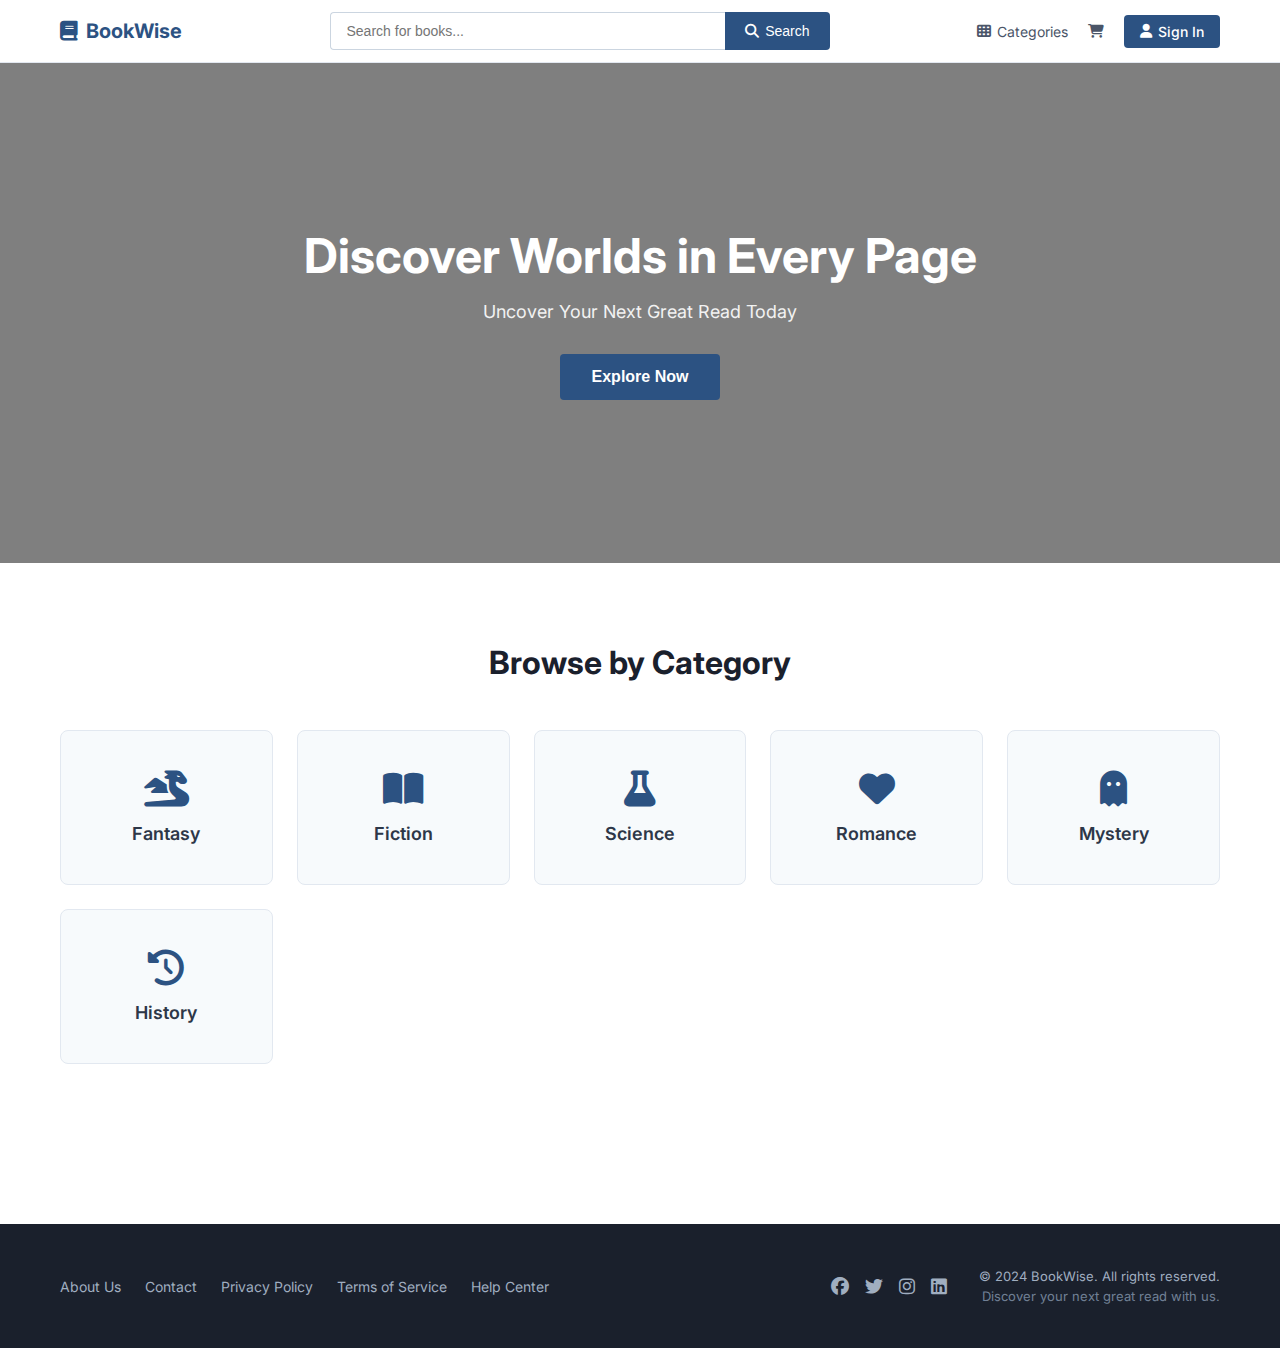
<file: index.html>
<!DOCTYPE html>
<html lang="en">
<head>
    <meta charset="UTF-8">
    <meta name="viewport" content="width=device-width, initial-scale=1.0">
    <title>BookWise - Discover Worlds in Every Page</title>
    <link rel="stylesheet" href="style.css">
    <link rel="stylesheet" href="https://cdnjs.cloudflare.com/ajax/libs/font-awesome/6.4.0/css/all.min.css">
    <link href="https://fonts.googleapis.com/css2?family=Inter:wght@400;500;600;700&display=swap" rel="stylesheet">
</head>
<body>
    <header class="navbar">
        <div class="nav-container">
            <div class="nav-left">
                <div class="logo">
                    <i class="fas fa-book"></i>
                    <span>BookWise</span>
                </div>
            </div>
            <div class="nav-center">
                <div class="search-bar">
                    <input type="text" placeholder="Search for books...">
                    <button class="search-btn">
                        <i class="fas fa-search"></i> Search
                    </button>
                </div>
            </div>
            <div class="nav-right">
                <a href="#" class="nav-link">
                    <i class="fas fa-th"></i> Categories
                </a>
                <a href="#" class="nav-link">
                    <i class="fas fa-shopping-cart"></i>
                </a>
                <a href="#" class="sign-in-btn">
                    <i class="fas fa-user"></i> Sign In
                </a>
            </div>
        </div>
    </header>

    <section class="hero">
        <div class="hero-overlay">
            <div class="hero-content">
                <h1>Discover Worlds in Every Page</h1>
                <p>Uncover Your Next Great Read Today</p>
                <button class="cta-btn">Explore Now</button>
            </div>
        </div>
    </section>

    <section class="categories-section">
        <div class="container">
            <h2 class="section-title">Browse by Category</h2>
            <div class="categories-grid">
                <div class="category-card">
                    <i class="fas fa-dragon"></i>
                    <h3>Fantasy</h3>
                </div>
                <div class="category-card">
                    <i class="fas fa-book-open"></i>
                    <h3>Fiction</h3>
                </div>
                <div class="category-card">
                    <i class="fas fa-flask"></i>
                    <h3>Science</h3>
                </div>
                <div class="category-card">
                    <i class="fas fa-heart"></i>
                    <h3>Romance</h3>
                </div>
                <div class="category-card">
                    <i class="fas fa-ghost"></i>
                    <h3>Mystery</h3>
                </div>
                <div class="category-card">
                    <i class="fas fa-history"></i>
                    <h3>History</h3>
                </div>
            </div>
        </div>
    </section>

    <footer class="footer">
        <div class="container">
            <div class="footer-content">
                <div class="footer-links">
                    <a href="#">About Us</a>
                    <a href="#">Contact</a>
                    <a href="#">Privacy Policy</a>
                    <a href="#">Terms of Service</a>
                    <a href="#">Help Center</a>
                </div>
                <div class="footer-right">
                    <div class="social-icons">
                        <a href="#"><i class="fab fa-facebook"></i></a>
                        <a href="#"><i class="fab fa-twitter"></i></a>
                        <a href="#"><i class="fab fa-instagram"></i></a>
                        <a href="#"><i class="fab fa-linkedin"></i></a>
                    </div>
                    <div class="footer-text">
                        <p>&copy; 2024 BookWise. All rights reserved.</p>
                        <p class="tagline">Discover your next great read with us.</p>
                    </div>
                </div>
            </div>
        </div>
    </footer>

    <script src="https://code.jquery.com/jquery-3.6.0.min.js"></script>
    <script src="script.js"></script>
</body>
</html>
</file>
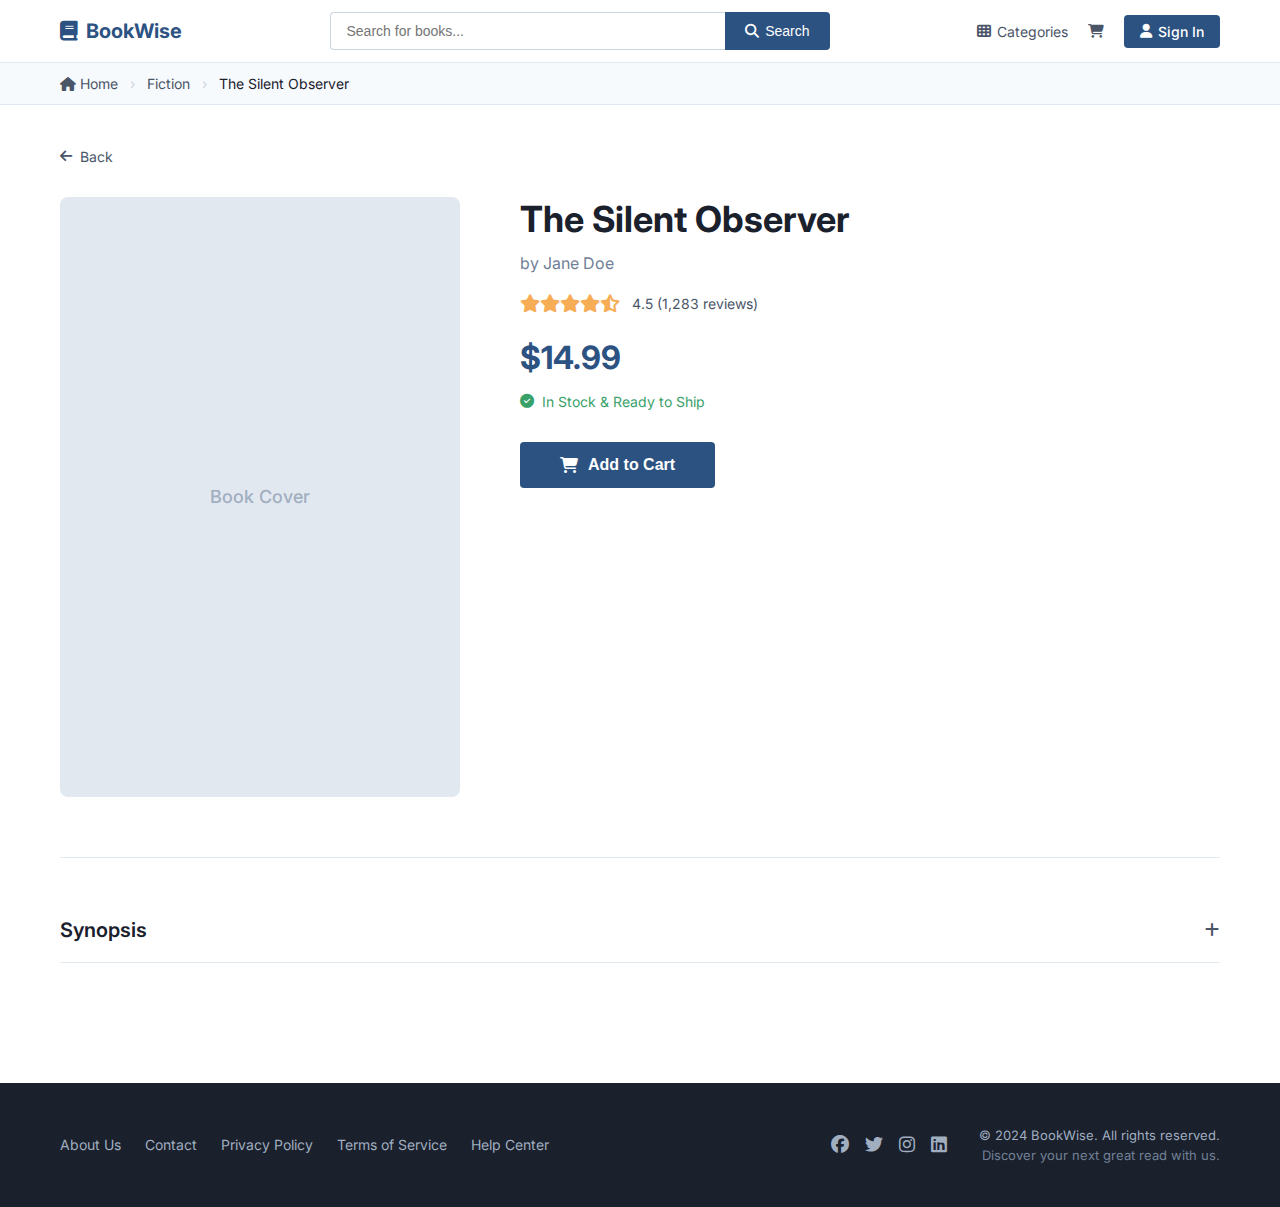
<file: book-detail.html>
<!DOCTYPE html>
<html lang="en">
<head>
    <meta charset="UTF-8">
    <meta name="viewport" content="width=device-width, initial-scale=1.0">
    <title>The Silent Observer - BookWise</title>
    <link rel="stylesheet" href="style.css">
    <link rel="stylesheet" href="https://cdnjs.cloudflare.com/ajax/libs/font-awesome/6.4.0/css/all.min.css">
    <link href="https://fonts.googleapis.com/css2?family=Inter:wght@400;500;600;700&display=swap" rel="stylesheet">
</head>
<body>
    <header class="navbar">
        <div class="nav-container">
            <div class="nav-left">
                <div class="logo">
                    <i class="fas fa-book"></i>
                    <span>BookWise</span>
                </div>
            </div>
            <div class="nav-center">
                <div class="search-bar">
                    <input type="text" placeholder="Search for books...">
                    <button class="search-btn">
                        <i class="fas fa-search"></i> Search
                    </button>
                </div>
            </div>
            <div class="nav-right">
                <a href="#" class="nav-link">
                    <i class="fas fa-th"></i> Categories
                </a>
                <a href="#" class="nav-link">
                    <i class="fas fa-shopping-cart"></i>
                </a>
                <a href="#" class="sign-in-btn">
                    <i class="fas fa-user"></i> Sign In
                </a>
            </div>
        </div>
    </header>

    <div class="breadcrumb">
        <div class="container">
            <a href="index.html"><i class="fas fa-home"></i> Home</a>
            <span class="separator">›</span>
            <a href="category.html" id="breadcrumb-category">Fiction</a>
            <span class="separator">›</span>
            <span id="breadcrumb-title">Loading...</span>
        </div>
    </div>

    <div class="book-detail-page">
        <div class="container">
            <a href="javascript:history.back()" class="back-link">
                <i class="fas fa-arrow-left"></i> Back
            </a>

            <div class="book-detail-layout">
                <div class="book-image">
                    <div class="book-cover-placeholder">
                        <span>Book Cover</span>
                    </div>
                </div>

                <div class="book-info">
                    <h1 id="book-title">Loading...</h1>
                    <p class="author" id="book-author">by ...</p>
                    
                    <div class="rating">
                        <div class="stars" id="book-stars"></div>
                        <span class="rating-text" id="book-rating-text">0 (0 reviews)</span>
                    </div>

                    <div class="price" id="book-price">$0.00</div>

                    <div class="stock-status" id="book-stock">
                        <i class="fas fa-check-circle"></i>
                        <span>Checking availability...</span>
                    </div>

                    <button class="add-to-cart-btn">
                        <i class="fas fa-shopping-cart"></i> Add to Cart
                    </button>
                </div>
            </div>

            <div class="book-details-section">
                <div class="collapsible-section">
                    <div class="section-header" data-toggle="synopsis">
                        <h3>Synopsis</h3>
                        <i class="fas fa-plus toggle-icon"></i>
                    </div>
                    <div class="section-content" id="synopsis">
                        <p id="book-description">Loading book description...</p>
                    </div>
                </div>
            </div>
        </div>
    </div>

    <footer class="footer">
        <div class="container">
            <div class="footer-content">
                <div class="footer-links">
                    <a href="#">About Us</a>
                    <a href="#">Contact</a>
                    <a href="#">Privacy Policy</a>
                    <a href="#">Terms of Service</a>
                    <a href="#">Help Center</a>
                </div>
                <div class="footer-right">
                    <div class="social-icons">
                        <a href="#"><i class="fab fa-facebook"></i></a>
                        <a href="#"><i class="fab fa-twitter"></i></a>
                        <a href="#"><i class="fab fa-instagram"></i></a>
                        <a href="#"><i class="fab fa-linkedin"></i></a>
                    </div>
                    <div class="footer-text">
                        <p>&copy; 2024 BookWise. All rights reserved.</p>
                        <p class="tagline">Discover your next great read with us.</p>
                    </div>
                </div>
            </div>
        </div>
    </footer>

    <script src="https://code.jquery.com/jquery-3.6.0.min.js"></script>
    <script src="script.js"></script>
</body>
</html>
</file>
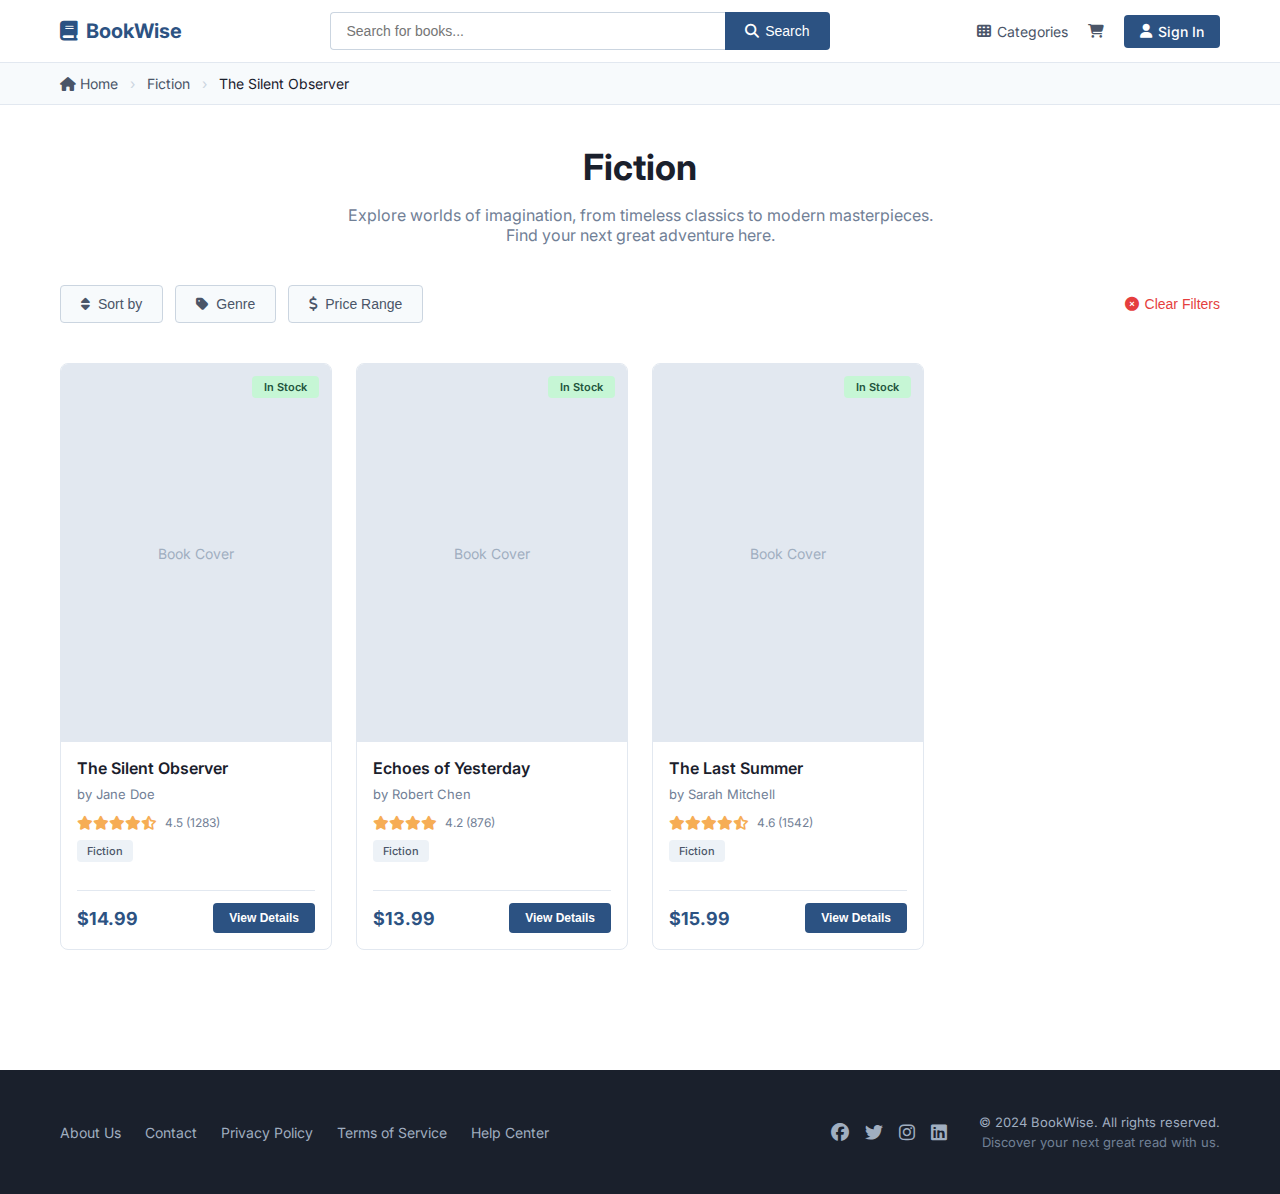
<file: category.html>
<!DOCTYPE html>
<html lang="en">
<head>
    <meta charset="UTF-8">
    <meta name="viewport" content="width=device-width, initial-scale=1.0">
    <title>Fiction - BookWise</title>
    <link rel="stylesheet" href="style.css">
    <link rel="stylesheet" href="https://cdnjs.cloudflare.com/ajax/libs/font-awesome/6.4.0/css/all.min.css">
    <link href="https://fonts.googleapis.com/css2?family=Inter:wght@400;500;600;700&display=swap" rel="stylesheet">
</head>
<body>
    <header class="navbar">
        <div class="nav-container">
            <div class="nav-left">
                <div class="logo">
                    <i class="fas fa-book"></i>
                    <span>BookWise</span>
                </div>
            </div>
            <div class="nav-center">
                <div class="search-bar">
                    <input type="text" placeholder="Search for books...">
                    <button class="search-btn">
                        <i class="fas fa-search"></i> Search
                    </button>
                </div>
            </div>
            <div class="nav-right">
                <a href="#" class="nav-link">
                    <i class="fas fa-th"></i> Categories
                </a>
                <a href="#" class="nav-link">
                    <i class="fas fa-shopping-cart"></i>
                </a>
                <a href="#" class="sign-in-btn">
                    <i class="fas fa-user"></i> Sign In
                </a>
            </div>
        </div>
    </header>

    <div class="breadcrumb">
        <div class="container">
            <a href="index.html"><i class="fas fa-home"></i> Home</a>
            <span class="separator">›</span>
            <a href="category.html">Fiction</a>
            <span class="separator">›</span>
            <span>The Silent Observer</span>
        </div>
    </div>

    <div class="category-page">
        <div class="container">
            <div class="category-header">
                <h1>Fiction</h1>
                <p>Explore worlds of imagination, from timeless classics to modern masterpieces. Find your next great adventure here.</p>
            </div>

            <div class="category-toolbar">
                <div class="filter-buttons">
                    <button class="filter-btn">
                        <i class="fas fa-sort"></i> Sort by
                    </button>
                    <button class="filter-btn">
                        <i class="fas fa-tag"></i> Genre
                    </button>
                    <button class="filter-btn">
                        <i class="fas fa-dollar-sign"></i> Price Range
                    </button>
                </div>
                <button class="clear-filters">
                    <i class="fas fa-times-circle"></i> Clear Filters
                </button>
            </div>

            <div class="loading-placeholder">
                <div class="loading-text">Loading books...</div>
            </div>
        </div>
    </div>

    <footer class="footer">
        <div class="container">
            <div class="footer-content">
                <div class="footer-links">
                    <a href="#">About Us</a>
                    <a href="#">Contact</a>
                    <a href="#">Privacy Policy</a>
                    <a href="#">Terms of Service</a>
                    <a href="#">Help Center</a>
                </div>
                <div class="footer-right">
                    <div class="social-icons">
                        <a href="#"><i class="fab fa-facebook"></i></a>
                        <a href="#"><i class="fab fa-twitter"></i></a>
                        <a href="#"><i class="fab fa-instagram"></i></a>
                        <a href="#"><i class="fab fa-linkedin"></i></a>
                    </div>
                    <div class="footer-text">
                        <p>&copy; 2024 BookWise. All rights reserved.</p>
                        <p class="tagline">Discover your next great read with us.</p>
                    </div>
                </div>
            </div>
        </div>
    </footer>

    <script src="https://code.jquery.com/jquery-3.6.0.min.js"></script>
    <script src="script.js"></script>
</body>
</html>
</file>
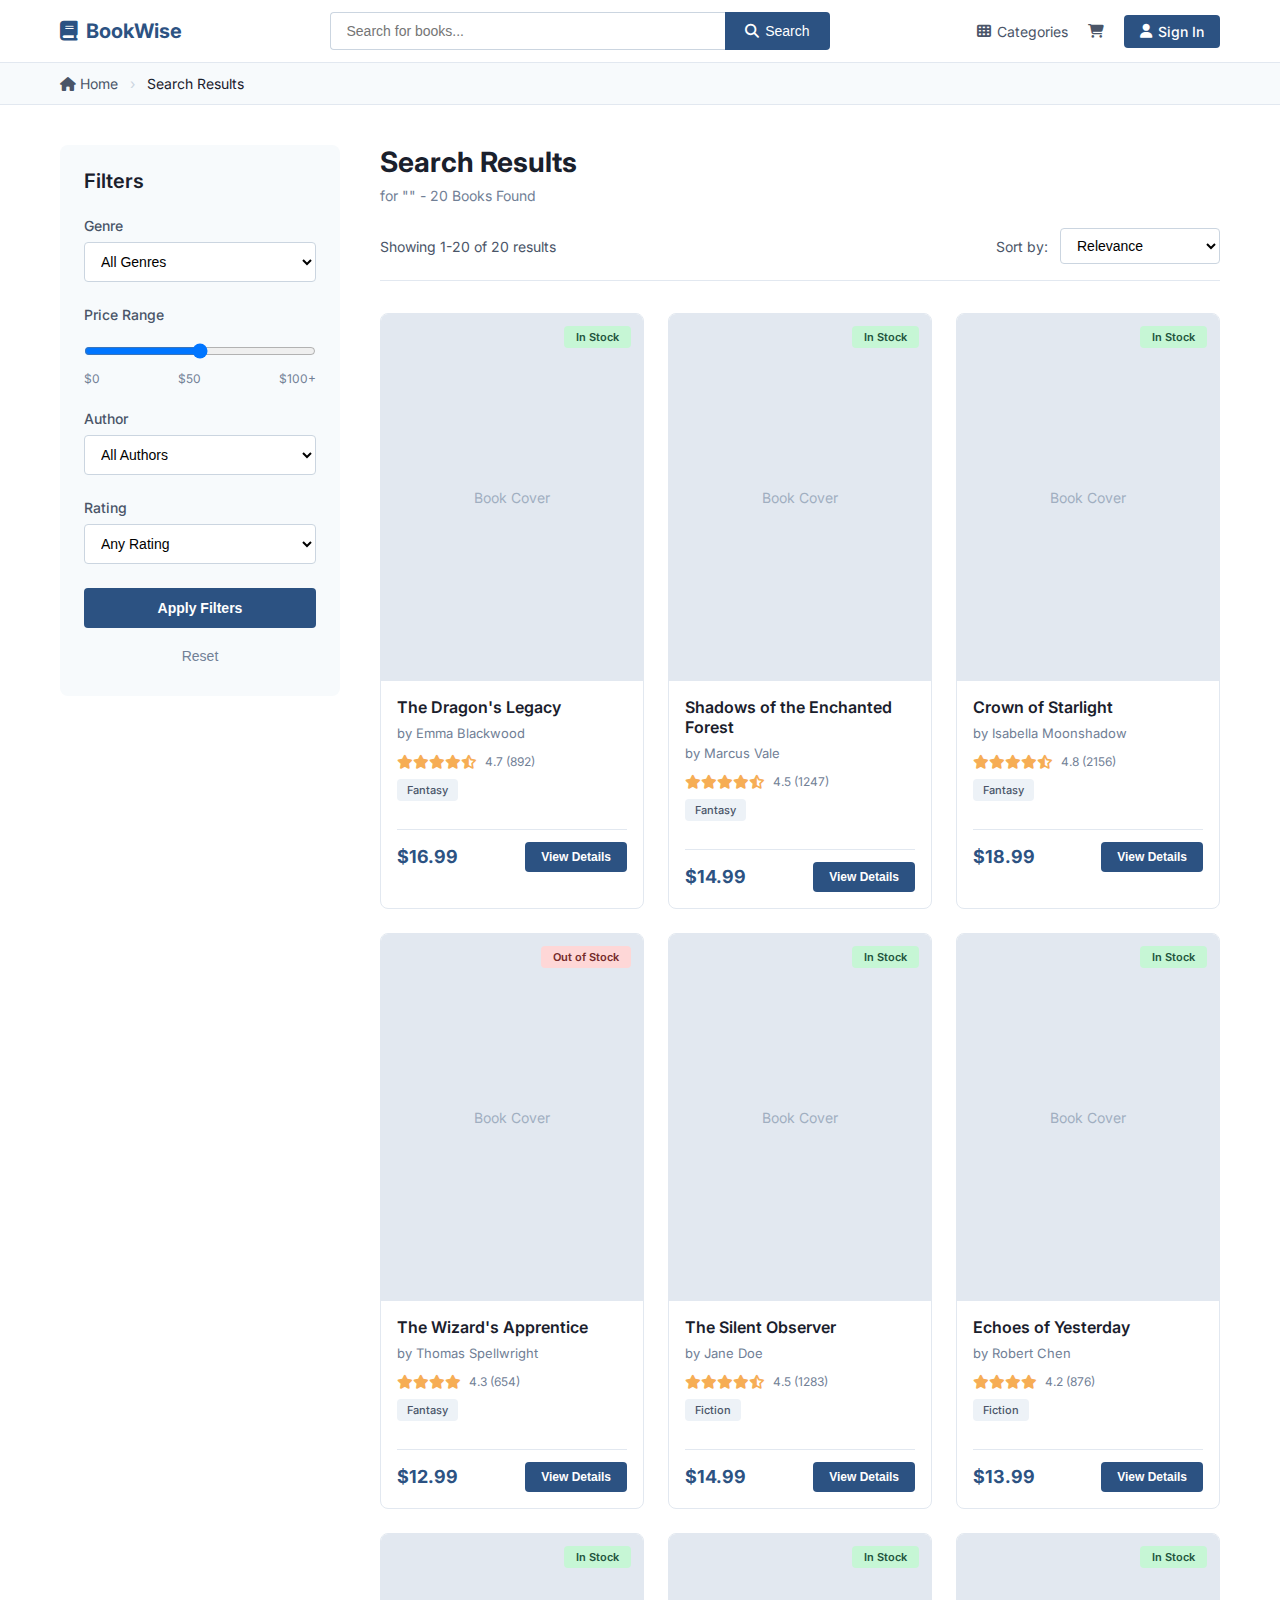
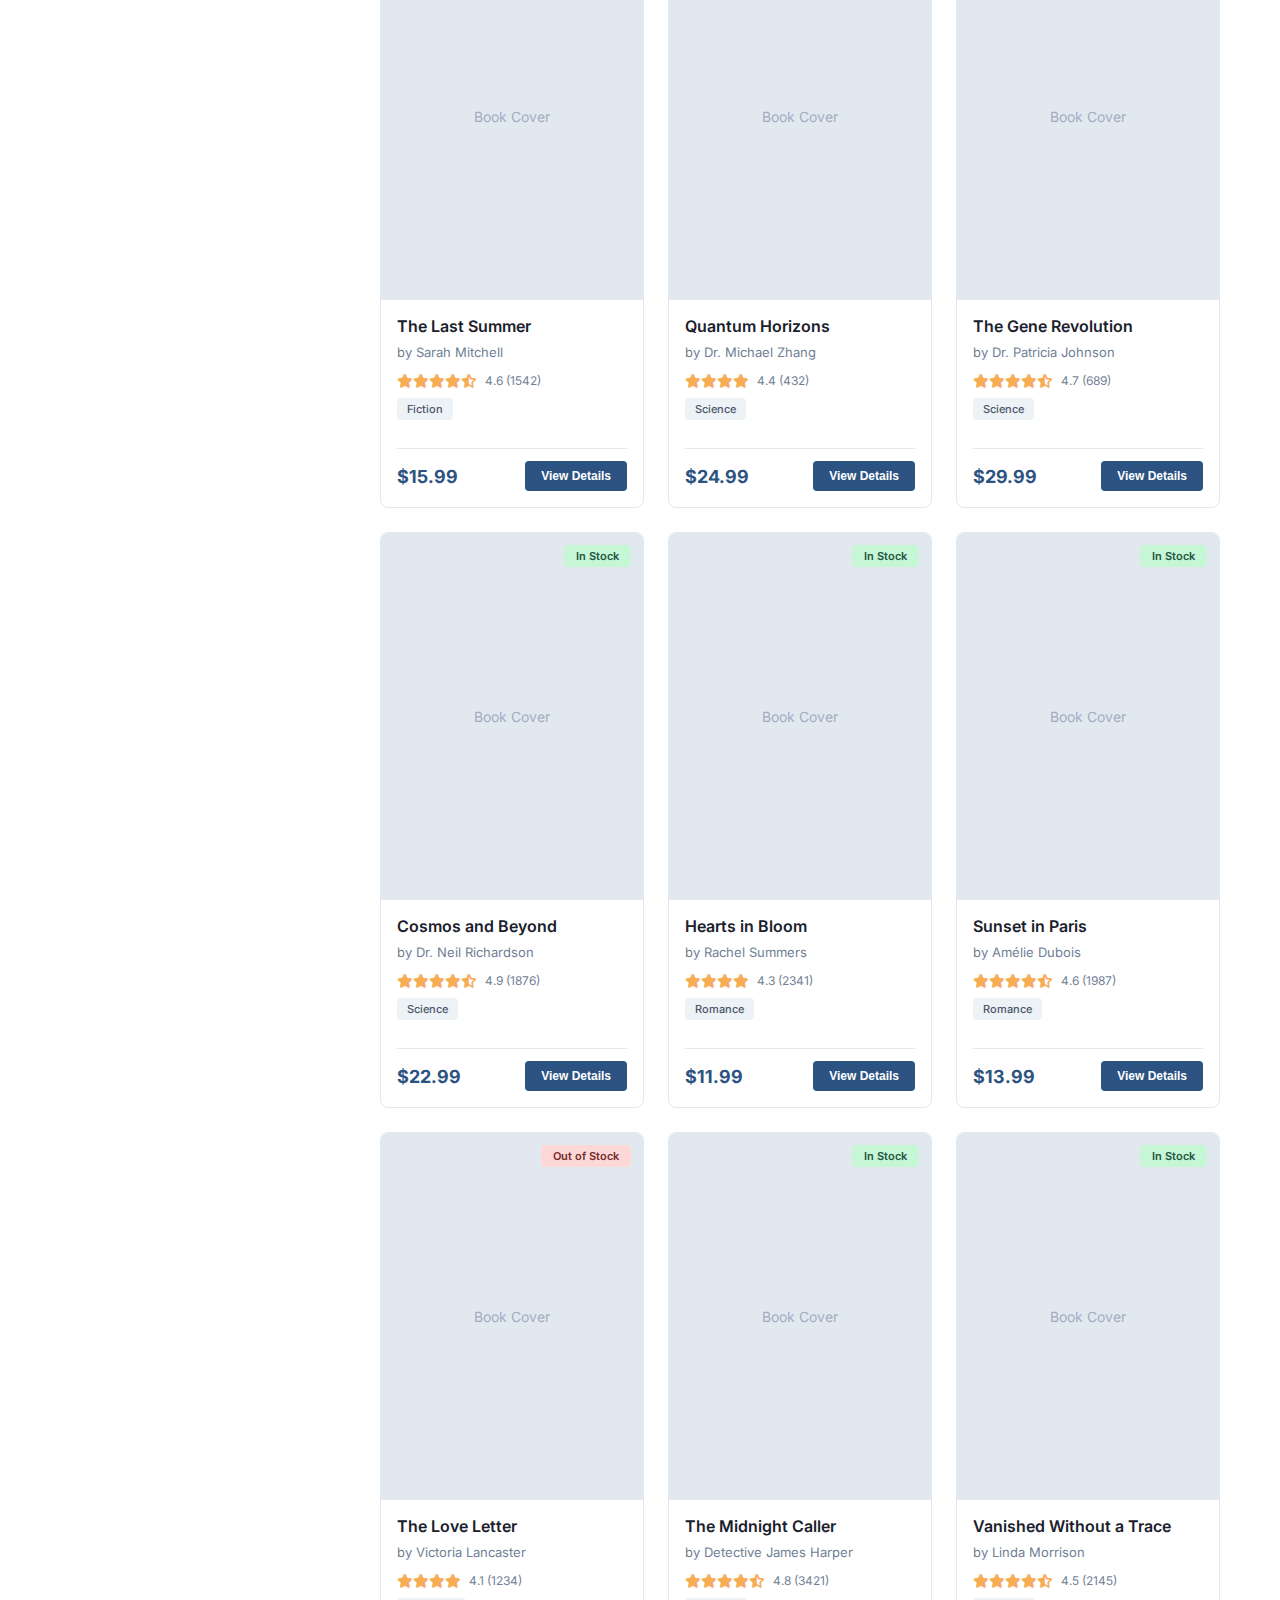
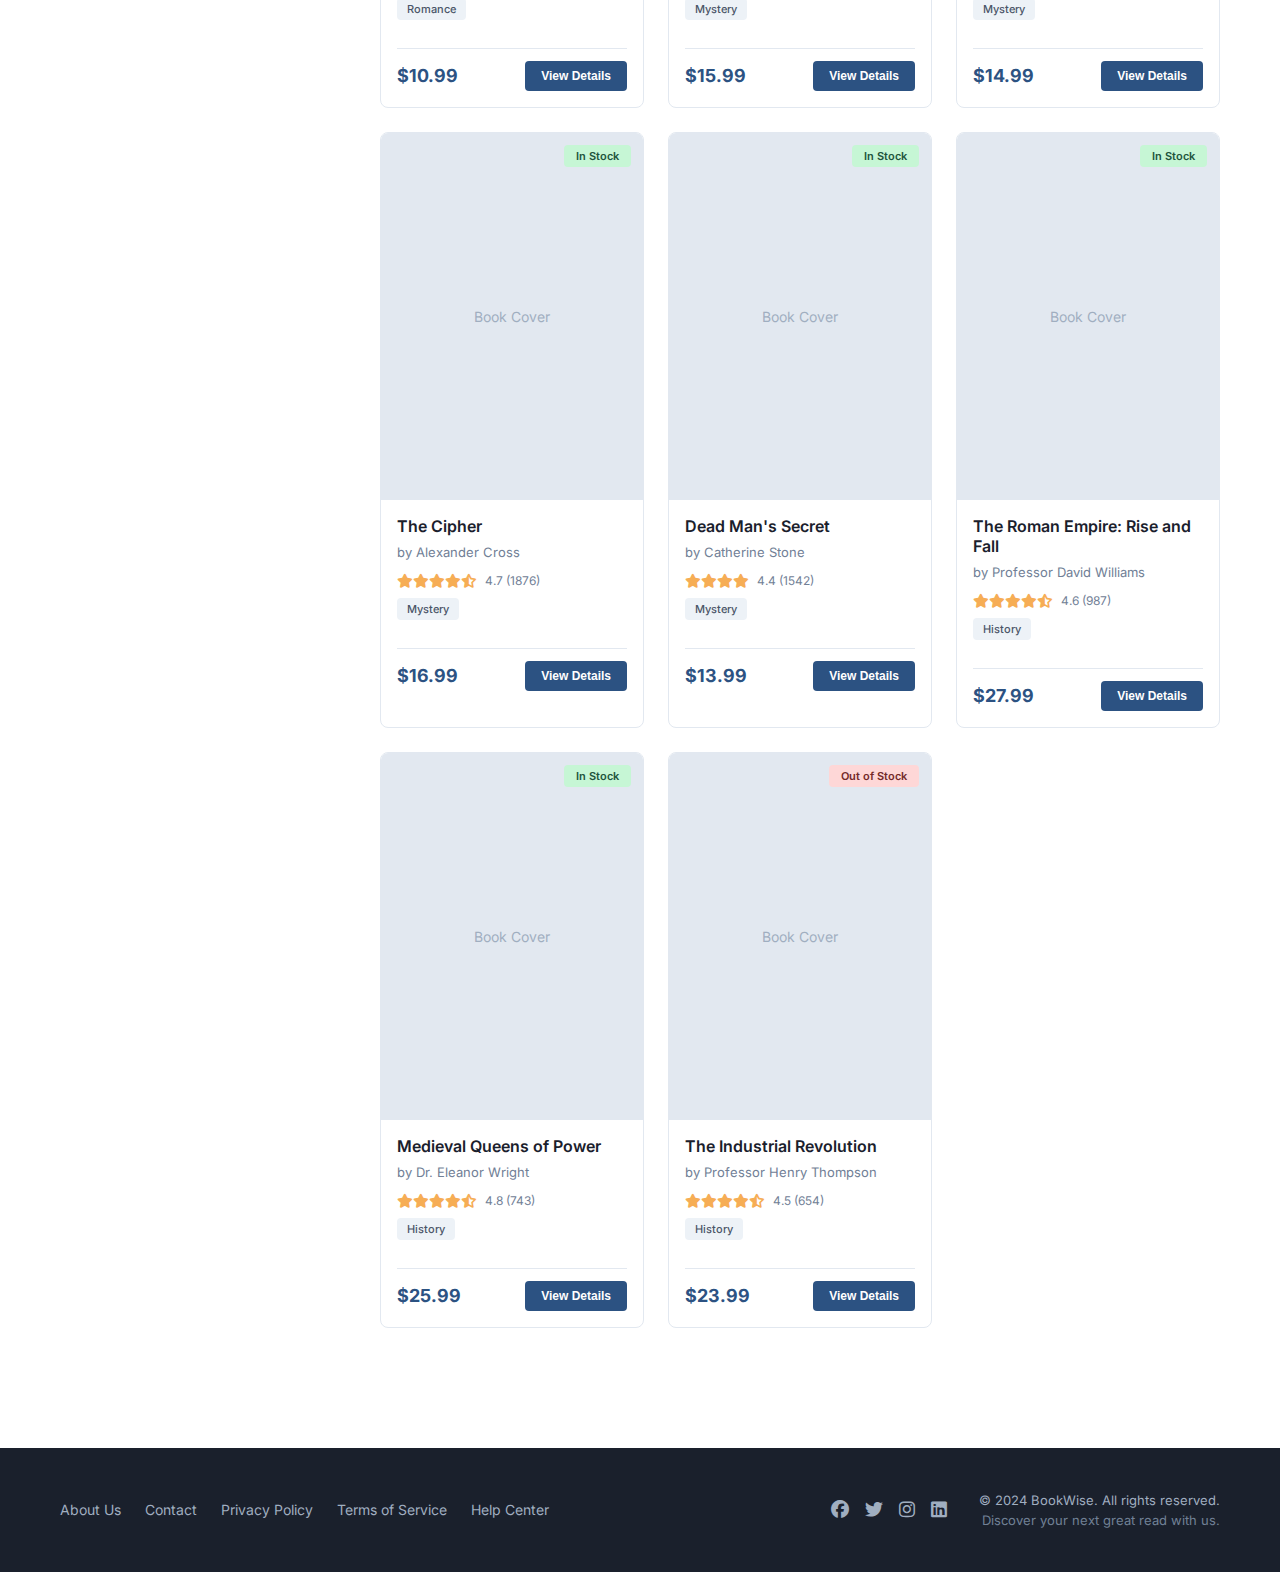
<file: search-results.html>
<!DOCTYPE html>
<html lang="en">
<head>
    <meta charset="UTF-8">
    <meta name="viewport" content="width=device-width, initial-scale=1.0">
    <title>Search Results - BookWise</title>
    <link rel="stylesheet" href="style.css">
    <link rel="stylesheet" href="https://cdnjs.cloudflare.com/ajax/libs/font-awesome/6.4.0/css/all.min.css">
    <link href="https://fonts.googleapis.com/css2?family=Inter:wght@400;500;600;700&display=swap" rel="stylesheet">
</head>
<body>
    <header class="navbar">
        <div class="nav-container">
            <div class="nav-left">
                <div class="logo">
                    <i class="fas fa-book"></i>
                    <span>BookWise</span>
                </div>
            </div>
            <div class="nav-center">
                <div class="search-bar">
                    <input type="text" placeholder="Search for books..." value="Fantasy">
                    <button class="search-btn">
                        <i class="fas fa-search"></i> Search
                    </button>
                </div>
            </div>
            <div class="nav-right">
                <a href="#" class="nav-link">
                    <i class="fas fa-th"></i> Categories
                </a>
                <a href="#" class="nav-link">
                    <i class="fas fa-shopping-cart"></i>
                </a>
                <a href="#" class="sign-in-btn">
                    <i class="fas fa-user"></i> Sign In
                </a>
            </div>
        </div>
    </header>

    <div class="breadcrumb">
        <div class="container">
            <a href="index.html"><i class="fas fa-home"></i> Home</a>
            <span class="separator">›</span>
            <span>Search Results</span>
        </div>
    </div>

    <div class="search-results-page">
        <div class="container">
            <div class="search-layout">
                <aside class="filters-sidebar">
                    <h3>Filters</h3>
                    
                    <div class="filter-group">
                        <label>Genre</label>
                        <select class="filter-select">
                            <option>All Genres</option>
                            <option>Fantasy</option>
                            <option>Fiction</option>
                            <option>Science</option>
                            <option>Romance</option>
                        </select>
                    </div>

                    <div class="filter-group">
                        <label>Price Range</label>
                        <div class="price-slider">
                            <input type="range" id="price-range" min="0" max="100" value="50">
                            <div class="price-labels">
                                <span>$0</span>
                                <span>$50</span>
                                <span>$100+</span>
                            </div>
                        </div>
                    </div>

                    <div class="filter-group">
                        <label>Author</label>
                        <select class="filter-select">
                            <option>All Authors</option>
                            <option>Jane Doe</option>
                            <option>John Smith</option>
                        </select>
                    </div>

                    <div class="filter-group">
                        <label>Rating</label>
                        <select class="filter-select">
                            <option>Any Rating</option>
                            <option>4+ Stars</option>
                            <option>3+ Stars</option>
                        </select>
                    </div>

                    <button class="apply-filters-btn">Apply Filters</button>
                    <button class="reset-btn">Reset</button>
                </aside>

                <div class="results-main">
                    <div class="results-header">
                        <h2>Search Results</h2>
                        <p class="results-subtitle">for "Fantasy" - 123 Books Found</p>
                    </div>

                    <div class="results-toolbar">
                        <div class="results-count">Showing 1-9 of 123 results</div>
                        <div class="sort-control">
                            <label>Sort by:</label>
                            <select class="sort-select">
                                <option>Relevance</option>
                                <option>Price: Low to High</option>
                                <option>Price: High to Low</option>
                                <option>Rating</option>
                            </select>
                        </div>
                    </div>

                    <div class="results-grid">
                    </div>
                </div>
            </div>
        </div>
    </div>

    <footer class="footer">
        <div class="container">
            <div class="footer-content">
                <div class="footer-links">
                    <a href="#">About Us</a>
                    <a href="#">Contact</a>
                    <a href="#">Privacy Policy</a>
                    <a href="#">Terms of Service</a>
                    <a href="#">Help Center</a>
                </div>
                <div class="footer-right">
                    <div class="social-icons">
                        <a href="#"><i class="fab fa-facebook"></i></a>
                        <a href="#"><i class="fab fa-twitter"></i></a>
                        <a href="#"><i class="fab fa-instagram"></i></a>
                        <a href="#"><i class="fab fa-linkedin"></i></a>
                    </div>
                    <div class="footer-text">
                        <p>&copy; 2024 BookWise. All rights reserved.</p>
                        <p class="tagline">Discover your next great read with us.</p>
                    </div>
                </div>
            </div>
        </div>
    </footer>

    <script src="https://code.jquery.com/jquery-3.6.0.min.js"></script>
    <script src="script.js"></script>
</body>
</html>
</file>
<file: style.css>
* {
    margin: 0;
    padding: 0;
    box-sizing: border-box;
}

body {
    font-family: 'Inter', sans-serif;
    color: #1a202c;
    background-color: #ffffff;
}

.container {
    max-width: 1200px;
    margin: 0 auto;
    padding: 0 20px;
}

.navbar {
    background-color: #ffffff;
    border-bottom: 1px solid #e2e8f0;
    padding: 12px 0;
    position: sticky;
    top: 0;
    z-index: 100;
}

.nav-container {
    max-width: 1200px;
    margin: 0 auto;
    padding: 0 20px;
    display: flex;
    align-items: center;
    justify-content: space-between;
    gap: 20px;
}

.nav-left {
    flex-shrink: 0;
}

.logo {
    display: flex;
    align-items: center;
    gap: 8px;
    font-size: 20px;
    font-weight: 700;
    color: #2c5282;
    cursor: pointer;
}

.logo i {
    color: #2c5282;
}

.nav-center {
    flex: 1;
    max-width: 500px;
}

.search-bar {
    display: flex;
    gap: 0;
    width: 100%;
}

.search-bar input {
    flex: 1;
    padding: 10px 16px;
    border: 1px solid #cbd5e0;
    border-right: none;
    border-radius: 4px 0 0 4px;
    font-size: 14px;
    outline: none;
}

.search-bar input:focus {
    border-color: #2c5282;
}

.search-btn {
    background-color: #2c5282;
    color: white;
    border: none;
    padding: 10px 20px;
    border-radius: 0 4px 4px 0;
    cursor: pointer;
    font-size: 14px;
    font-weight: 500;
    display: flex;
    align-items: center;
    gap: 6px;
}

.search-btn:hover {
    background-color: #1e3a5f;
}

.nav-right {
    display: flex;
    align-items: center;
    gap: 20px;
    flex-shrink: 0;
}

.nav-link {
    color: #4a5568;
    text-decoration: none;
    display: flex;
    align-items: center;
    gap: 6px;
    font-size: 14px;
}

.nav-link:hover {
    color: #2c5282;
}

.sign-in-btn {
    background-color: #2c5282;
    color: white;
    padding: 8px 16px;
    border-radius: 4px;
    text-decoration: none;
    display: flex;
    align-items: center;
    gap: 6px;
    font-size: 14px;
    font-weight: 500;
}

.sign-in-btn:hover {
    background-color: #1e3a5f;
}

.hero {
    background: linear-gradient(rgba(0, 0, 0, 0.5), rgba(0, 0, 0, 0.5)),
                url('https://images.unsplash.com/photo-1507842217343-583bb7270b66?w=1600&q=80') center/cover;
    height: 500px;
    display: flex;
    align-items: center;
    justify-content: center;
    text-align: center;
    color: white;
}

.hero-overlay {
    width: 100%;
}

.hero-content h1 {
    font-size: 48px;
    font-weight: 700;
    margin-bottom: 16px;
}

.hero-content p {
    font-size: 18px;
    margin-bottom: 32px;
    opacity: 0.9;
}

.cta-btn {
    background-color: #2c5282;
    color: white;
    border: none;
    padding: 14px 32px;
    font-size: 16px;
    font-weight: 600;
    border-radius: 4px;
    cursor: pointer;
    transition: background-color 0.3s;
}

.cta-btn:hover {
    background-color: #1e3a5f;
}

.categories-section {
    padding: 80px 0;
}

.section-title {
    text-align: center;
    font-size: 32px;
    font-weight: 700;
    margin-bottom: 48px;
    color: #1a202c;
}

.categories-grid {
    display: grid;
    grid-template-columns: repeat(auto-fit, minmax(180px, 1fr));
    gap: 24px;
}

.category-card {
    background-color: #f7fafc;
    padding: 40px 20px;
    text-align: center;
    border-radius: 8px;
    cursor: pointer;
    transition: transform 0.3s, box-shadow 0.3s;
    border: 1px solid #e2e8f0;
}

.category-card:hover {
    transform: translateY(-4px);
    box-shadow: 0 4px 12px rgba(0, 0, 0, 0.1);
}

.category-card i {
    font-size: 36px;
    color: #2c5282;
    margin-bottom: 16px;
}

.category-card h3 {
    font-size: 18px;
    font-weight: 600;
    color: #2d3748;
}

.breadcrumb {
    background-color: #f7fafc;
    padding: 12px 0;
    font-size: 14px;
    border-bottom: 1px solid #e2e8f0;
}

.breadcrumb a {
    color: #4a5568;
    text-decoration: none;
}

.breadcrumb a:hover {
    color: #2c5282;
}

.breadcrumb .separator {
    margin: 0 8px;
    color: #cbd5e0;
}

.search-results-page {
    padding: 40px 0;
    min-height: 600px;
}

.search-layout {
    display: grid;
    grid-template-columns: 280px 1fr;
    gap: 40px;
}

.filters-sidebar {
    background-color: #f7fafc;
    padding: 24px;
    border-radius: 8px;
    height: fit-content;
}

.filters-sidebar h3 {
    font-size: 20px;
    font-weight: 600;
    margin-bottom: 24px;
    color: #1a202c;
}

.filter-group {
    margin-bottom: 24px;
}

.filter-group label {
    display: block;
    font-size: 14px;
    font-weight: 500;
    margin-bottom: 8px;
    color: #4a5568;
}

.filter-select {
    width: 100%;
    padding: 10px 12px;
    border: 1px solid #cbd5e0;
    border-radius: 4px;
    font-size: 14px;
    background-color: white;
    cursor: pointer;
}

.price-slider {
    margin-top: 8px;
}

.price-slider input[type="range"] {
    width: 100%;
    margin: 12px 0;
}

.price-labels {
    display: flex;
    justify-content: space-between;
    font-size: 12px;
    color: #718096;
}

.apply-filters-btn {
    width: 100%;
    background-color: #2c5282;
    color: white;
    border: none;
    padding: 12px;
    border-radius: 4px;
    font-size: 14px;
    font-weight: 600;
    cursor: pointer;
    margin-bottom: 12px;
}

.apply-filters-btn:hover {
    background-color: #1e3a5f;
}

.reset-btn {
    width: 100%;
    background-color: transparent;
    color: #718096;
    border: none;
    padding: 8px;
    font-size: 14px;
    cursor: pointer;
}

.reset-btn:hover {
    color: #2c5282;
}

.results-main {
    flex: 1;
}

.results-header h2 {
    font-size: 28px;
    font-weight: 700;
    margin-bottom: 8px;
}

.results-subtitle {
    color: #718096;
    font-size: 14px;
    margin-bottom: 24px;
}

.results-toolbar {
    display: flex;
    justify-content: space-between;
    align-items: center;
    margin-bottom: 32px;
    padding-bottom: 16px;
    border-bottom: 1px solid #e2e8f0;
}

.results-count {
    color: #4a5568;
    font-size: 14px;
}

.sort-control {
    display: flex;
    align-items: center;
    gap: 12px;
}

.sort-control label {
    font-size: 14px;
    color: #4a5568;
}

.sort-select {
    padding: 8px 12px;
    border: 1px solid #cbd5e0;
    border-radius: 4px;
    font-size: 14px;
    background-color: white;
    cursor: pointer;
}

.results-grid {
    min-height: 400px;
}

.book-detail-page {
    padding: 40px 0;
    min-height: 600px;
}

.back-link {
    display: inline-flex;
    align-items: center;
    gap: 8px;
    color: #4a5568;
    text-decoration: none;
    font-size: 14px;
    margin-bottom: 32px;
}

.back-link:hover {
    color: #2c5282;
}

.book-detail-layout {
    display: grid;
    grid-template-columns: 400px 1fr;
    gap: 60px;
    margin-bottom: 60px;
}

.book-cover-placeholder {
    width: 100%;
    aspect-ratio: 2/3;
    background-color: #e2e8f0;
    display: flex;
    align-items: center;
    justify-content: center;
    border-radius: 8px;
    color: #a0aec0;
    font-size: 18px;
    font-weight: 500;
}

.book-info h1 {
    font-size: 36px;
    font-weight: 700;
    margin-bottom: 12px;
}

.author {
    color: #718096;
    font-size: 16px;
    margin-bottom: 20px;
}

.rating {
    display: flex;
    align-items: center;
    gap: 12px;
    margin-bottom: 24px;
}

.stars {
    color: #f6ad55;
    font-size: 18px;
}

.rating-text {
    color: #4a5568;
    font-size: 14px;
}

.price {
    font-size: 32px;
    font-weight: 700;
    color: #2c5282;
    margin-bottom: 16px;
}

.stock-status {
    display: flex;
    align-items: center;
    gap: 8px;
    color: #38a169;
    font-size: 14px;
    margin-bottom: 32px;
}

.add-to-cart-btn {
    background-color: #2c5282;
    color: white;
    border: none;
    padding: 14px 40px;
    font-size: 16px;
    font-weight: 600;
    border-radius: 4px;
    cursor: pointer;
    display: inline-flex;
    align-items: center;
    gap: 10px;
}

.add-to-cart-btn:hover {
    background-color: #1e3a5f;
}

.book-details-section {
    border-top: 1px solid #e2e8f0;
    padding-top: 40px;
}

.collapsible-section {
    border-bottom: 1px solid #e2e8f0;
}

.section-header {
    display: flex;
    justify-content: space-between;
    align-items: center;
    padding: 20px 0;
    cursor: pointer;
}

.section-header h3 {
    font-size: 20px;
    font-weight: 600;
}

.toggle-icon {
    color: #4a5568;
    transition: transform 0.3s;
}

.section-header.active .toggle-icon {
    transform: rotate(45deg);
}

.section-content {
    max-height: 0;
    overflow: hidden;
    transition: max-height 0.3s ease;
}

.section-content.active {
    max-height: 500px;
    padding-bottom: 24px;
}

.section-content p {
    line-height: 1.8;
    color: #4a5568;
}

.category-page {
    padding: 40px 0;
    min-height: 600px;
}

.category-header {
    text-align: center;
    margin-bottom: 40px;
}

.category-header h1 {
    font-size: 36px;
    font-weight: 700;
    margin-bottom: 16px;
}

.category-header p {
    color: #718096;
    font-size: 16px;
    max-width: 600px;
    margin: 0 auto;
}

.category-toolbar {
    display: flex;
    justify-content: space-between;
    align-items: center;
    margin-bottom: 40px;
}

.filter-buttons {
    display: flex;
    gap: 12px;
}

.filter-btn {
    background-color: #f7fafc;
    border: 1px solid #cbd5e0;
    padding: 10px 20px;
    border-radius: 4px;
    font-size: 14px;
    cursor: pointer;
    display: flex;
    align-items: center;
    gap: 8px;
    color: #4a5568;
}

.filter-btn:hover {
    background-color: #edf2f7;
}

.clear-filters {
    background-color: transparent;
    border: none;
    color: #e53e3e;
    font-size: 14px;
    cursor: pointer;
    display: flex;
    align-items: center;
    gap: 6px;
}

.clear-filters:hover {
    color: #c53030;
}

.loading-placeholder {
    text-align: center;
    padding: 100px 20px;
    color: #a0aec0;
}

.loading-text {
    font-size: 18px;
}

.footer {
    background-color: #1a202c;
    color: #a0aec0;
    padding: 40px 0;
    margin-top: 80px;
}

.footer-content {
    display: flex;
    justify-content: space-between;
    align-items: center;
}

.footer-links {
    display: flex;
    gap: 24px;
}

.footer-links a {
    color: #a0aec0;
    text-decoration: none;
    font-size: 14px;
}

.footer-links a:hover {
    color: #ffffff;
}

.footer-right {
    display: flex;
    align-items: center;
    gap: 32px;
}

.social-icons {
    display: flex;
    gap: 16px;
}

.social-icons a {
    color: #a0aec0;
    font-size: 18px;
}

.social-icons a:hover {
    color: #ffffff;
}

.footer-text {
    text-align: right;
}

.footer-text p {
    font-size: 13px;
    margin: 4px 0;
}

.tagline {
    color: #718096;
}

.books-grid, .results-grid {
    display: grid;
    grid-template-columns: repeat(auto-fill, minmax(250px, 1fr));
    gap: 24px;
    margin-top: 24px;
}

.book-card {
    background-color: #ffffff;
    border: 1px solid #e2e8f0;
    border-radius: 8px;
    overflow: hidden;
    transition: transform 0.3s, box-shadow 0.3s;
    cursor: pointer;
}

.book-card:hover {
    transform: translateY(-4px);
    box-shadow: 0 4px 12px rgba(0, 0, 0, 0.1);
}

.book-card-image {
    position: relative;
    width: 100%;
    padding-top: 140%;
    background-color: #f7fafc;
}

.book-cover-small {
    position: absolute;
    top: 0;
    left: 0;
    right: 0;
    bottom: 0;
    display: flex;
    align-items: center;
    justify-content: center;
    background-color: #e2e8f0;
    color: #a0aec0;
    font-size: 14px;
}

.stock-badge {
    position: absolute;
    top: 12px;
    right: 12px;
    padding: 4px 12px;
    border-radius: 4px;
    font-size: 11px;
    font-weight: 600;
}

.stock-badge.in-stock {
    background-color: #c6f6d5;
    color: #22543d;
}

.stock-badge.out-stock {
    background-color: #fed7d7;
    color: #742a2a;
}

.book-card-content {
    padding: 16px;
}

.book-title {
    font-size: 16px;
    font-weight: 600;
    margin-bottom: 8px;
    color: #1a202c;
    overflow: hidden;
    text-overflow: ellipsis;
    display: -webkit-box;
    -webkit-line-clamp: 2;
    -webkit-box-orient: vertical;
}

.book-author {
    font-size: 13px;
    color: #718096;
    margin-bottom: 12px;
}

.book-rating {
    display: flex;
    align-items: center;
    gap: 8px;
    margin-bottom: 8px;
}

.book-rating .stars {
    color: #f6ad55;
    font-size: 14px;
}

.rating-count {
    font-size: 12px;
    color: #718096;
}

.book-category {
    display: inline-block;
    padding: 4px 10px;
    background-color: #edf2f7;
    color: #4a5568;
    border-radius: 4px;
    font-size: 11px;
    font-weight: 500;
    margin-bottom: 12px;
}

.book-footer {
    display: flex;
    justify-content: space-between;
    align-items: center;
    margin-top: 16px;
    padding-top: 12px;
    border-top: 1px solid #e2e8f0;
}

.book-price {
    font-size: 18px;
    font-weight: 700;
    color: #2c5282;
}

.quick-view-btn {
    background-color: #2c5282;
    color: white;
    border: none;
    padding: 8px 16px;
    border-radius: 4px;
    font-size: 12px;
    font-weight: 600;
    cursor: pointer;
    transition: background-color 0.3s;
}

.quick-view-btn:hover {
    background-color: #1e3a5f;
}

.no-results {
    text-align: center;
    padding: 60px 20px;
    color: #718096;
    font-size: 16px;
}

@media (max-width: 768px) {
    .nav-container {
        flex-wrap: wrap;
    }

    .nav-center {
        order: 3;
        width: 100%;
        max-width: 100%;
        margin-top: 12px;
    }

    .hero-content h1 {
        font-size: 32px;
    }

    .categories-grid {
        grid-template-columns: repeat(2, 1fr);
    }

    .search-layout {
        grid-template-columns: 1fr;
    }

    .book-detail-layout {
        grid-template-columns: 1fr;
    }

    .books-grid, .results-grid {
        grid-template-columns: repeat(auto-fill, minmax(180px, 1fr));
        gap: 16px;
    }

    .footer-content {
        flex-direction: column;
        gap: 24px;
        text-align: center;
    }

    .footer-links {
        flex-wrap: wrap;
        justify-content: center;
    }

    .footer-text {
        text-align: center;
    }

    .category-toolbar {
        flex-direction: column;
        align-items: stretch;
        gap: 16px;
    }

    .filter-buttons {
        flex-wrap: wrap;
    }
}
</file>
